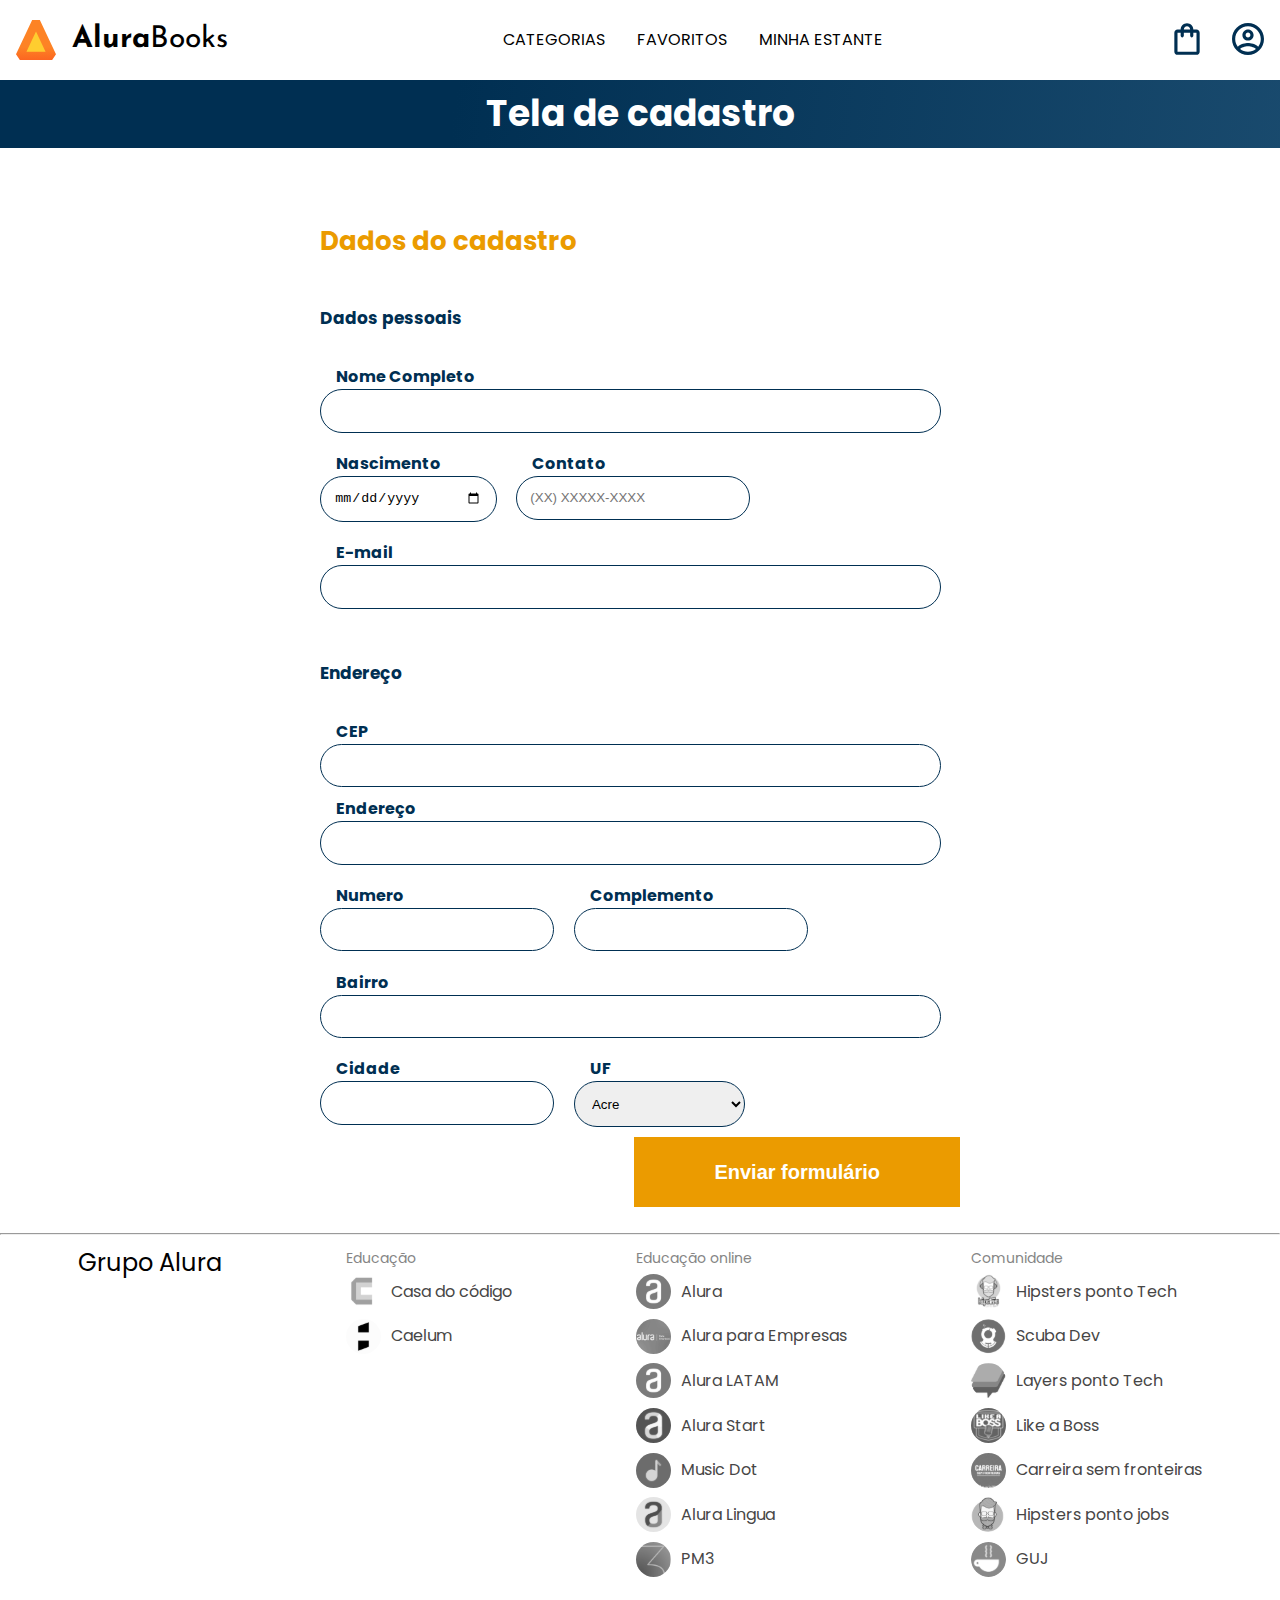
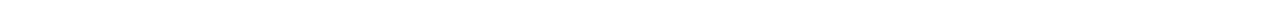
<file: consumindo-e-tratando-api/index.html>
<!DOCTYPE html>
<html lang="en">

<head>
    <meta charset="UTF-8">
    <meta http-equiv="X-UA-Compatible" content="IE=edge">
    <meta name="viewport" content="width=device-width, initial-scale=1.0">
    <link rel="stylesheet" href="./styles/reset.css">
    <link rel="preconnect" href="https://fonts.googleapis.com">
    <link rel="preconnect" href="https://fonts.gstatic.com" crossorigin>
    <link href="https://fonts.googleapis.com/css2?family=Poppins:wght@300;400;500;700&display=swap" rel="stylesheet">
    <link rel="stylesheet" href="https://unpkg.com/swiper@8/swiper-bundle.min.css" />
    <link href="https://fonts.googleapis.com/css2?family=Josefin+Sans:wght@400;700&display=swap" rel="stylesheet">
    <link rel="stylesheet" href="./styles/styles.css">
    <title>Formulário de cadastro</title>
</head>

<body>

    <header class="cabeçalho">
        <div class="container">
            <input type="checkbox" id="menu" class="container__botao">
            <label for="menu" class="container__rotulo">
                <span class="cabeçalho__menu-hamburguer container__imagem"></span>
            </label>
            <ul class="lista-menu">
                <li class="lista-menu__titulo">Categorias</li>
                <li class="lista-menu__item">
                    <a href="#" class="lista-menu__link">Programação</a>
                </li>
                <li class="lista-menu__item">
                    <a href="#" class="lista-menu__link">Front-end</a>
                </li>
                <li class="lista-menu__item">
                    <a href="#" class="lista-menu__link">Infraestrutura</a>
                </li>
                <li class="lista-menu__item">
                    <a href="#" class="lista-menu__link">Business</a>
                </li>
                <li class="lista-menu__item">
                    <a href="#" class="lista-menu__link">Design & UX</a>
                </li>
            </ul>
            <img src="img/Logo.svg" alt="Logo da Alurabooks" class="container__imagem">
            <h1 class="container__titulo"><b class="container__titulo--negrito">Alura</b>Books</h1>
        </div>

        <ul class="opções">
            <input type="checkbox" id="opções-menu" class="opções__botão">
            <li class="opções__item"><a href="#" class="opções__link">Categorias</a></li>
            <li class="opções__item"><a href="#" class="opções__link">Favoritos</a></li>
            <li class="opções__item"><a href="#" class="opções__link">Minha estante</a></li>
        </ul>

        <div class="container">
            <a href="#"><img src="img/Favoritos.svg" alt="Meus favoritos"
                    class="container__imagem container__imagem-transparente"></a>
            <a href="#" class="container__link">
                <img src="img/Compras.svg" alt="Carrinhos de compras" class="container__imagem">
                <p class="container__texto">Minha sacola</p>
            </a>
            <a href="#" class="container__link">
                <img src="img/Usuario.svg" alt="Meu perfil" class="container__imagem">
                <p class="container__texto">Meu perfil</p>
            </a>
        </div>
    </header>

    <section class="banner">
        <h2 class="banner__titulo">Tela de cadastro</h2>
    </section>

    <main class="principal">
        <h2 class="principal__titulo">Dados do cadastro</h2>

        <form class="principal__formulario" id="formulario" target="_blank"
            onsubmit="location.replace('./cadastro-finalizado.html')">
            <h3 class="principal__subtitulo">Dados pessoais</h3>
            <div class="formulario__campo">
                <label class="campo__etiqueta" for="nome">Nome Completo</label>
                <input name="nome" id="nome" class="campo__escrita" required />
            </div>
            <div class="formulario__dupla">
                <div class="formulario__campo">
                    <label class="campo__etiqueta" for="nascimento">Nascimento</label>
                    <input name="nascimento" id="nascimento" type="date" class="campo__escrita" required />
                </div>
                <div class="formulario__campo">
                    <label class="campo__etiqueta" for="telefone">Contato</label>
                    <input name="telefone" id="telefone" type="tel" placeholder="(XX) XXXXX-XXXX" class="campo__escrita"
                        required />
                </div>
            </div>
            <div class="formulario__campo">
                <label class="campo__etiqueta" for="email">E-mail</label>
                <input name="email" id="email" type="email" class="campo__escrita" required />
            </div>

            <h3 class="principal__subtitulo">Endereço</h3>

            <div class="formulario__campo">
                <label class="campo__etiqueta" for="cep">CEP</label>
                <input name="cep" id="cep" class="campo__escrita" required />
                <div id="erro"></div>
            </div>

            <div class="formulario__campo">
                <label class="campo__etiqueta" for="endereco">Endereço</label>
                <input name="endereco" id="endereco" class="campo__escrita" required />
            </div>
            <div class="formulario__dupla">
                <div class="formulario__campo">
                    <label class="campo__etiqueta" for="numero">Numero</label>
                    <input name="numero" id="numero" class="campo__escrita" required />
                </div>
                <div class="formulario__campo">
                    <label class="campo__etiqueta" for="complemento">Complemento</label>
                    <input name="complemento" id="complemento" class="campo__escrita" />
                </div>
            </div>
            <div class="formulario__campo">
                <label class="campo__etiqueta" for="bairro">Bairro</label>
                <input name="bairro" id="bairro" class="campo__escrita" required />
            </div>
            <div class="formulario__dupla">
                <div class="formulario__campo">
                    <label class="campo__etiqueta" for="cidade">Cidade</label>
                    <input name="cidade" id="cidade" class="campo__escrita" required />
                </div>

                <div class="formulario__campo">
                    <label class="campo__etiqueta" for="estado">UF</label>
                    <select id="estado" name="estado" class="campo__escrita">
                        <option value="AC">Acre</option>
                        <option value="AL">Alagoas</option>
                        <option value="AP">Amapá</option>
                        <option value="AM">Amazonas</option>
                        <option value="BA">Bahia</option>
                        <option value="CE">Ceará</option>
                        <option value="DF">Distrito Federal</option>
                        <option value="ES">Espírito Santo</option>
                        <option value="GO">Goiás</option>
                        <option value="MA">Maranhão</option>
                        <option value="MT">Mato Grosso</option>
                        <option value="MS">Mato Grosso do Sul</option>
                        <option value="MG">Minas Gerais</option>
                        <option value="PA">Pará</option>
                        <option value="PB">Paraíba</option>
                        <option value="PR">Paraná</option>
                        <option value="PE">Pernambuco</option>
                        <option value="PI">Piauí</option>
                        <option value="RJ">Rio de Janeiro</option>
                        <option value="RN">Rio Grande do Norte</option>
                        <option value="RS">Rio Grande do Sul</option>
                        <option value="RO">Rondônia</option>
                        <option value="RR">Roraima</option>
                        <option value="SC">Santa Catarina</option>
                        <option value="SP">São Paulo</option>
                        <option value="SE">Sergipe</option>
                        <option value="TO">Tocantins</option>
                        <option value="EX">Estrangeiro</option>
                    </select>
                </div>

            </div>


            <input type="submit" value="Enviar formulário" class="formulario__botao" id="enviar">
        </form>
    </main>

    <hr>
    <footer class="rodapé">
        <h2 class="rodapé__titulo">Grupo Alura</h2>
        <ul class="lista-rodapé">
            <li class="lista-rodapé__titulo">Educação</li>
            <li class="lista-rodapé__item">
                <img src="img/CasaDoCodigo.svg" alt="Logo da casa do código">
                <a href="https://www.casadocodigo.com.br/" class="lista-rodapé__link">Casa do código</a>
            </li>
            <li class="lista-rodapé__item">
                <img src="img/Caelum.svg" alt="Logo da caelum">
                <a href="https://caelum.com.br/" class="lista-rodapé__link">Caelum</a>
            </li>
        </ul>

        <ul class="lista-rodapé">
            <li class="lista-rodapé__titulo">Educação online</li>
            <li class="lista-rodapé__item">
                <img src="img/Alura.svg" alt="Logo da Alura">
                <a href="https://www.alura.com.br/" class="lista-rodapé__link">Alura</a>
            </li>
            <li class="lista-rodapé__item">
                <img src="img/AluraEmpresas.svg" alt="Logo da Alura para Empresas">
                <a href="https://www.alura.com.br/empresas" class="lista-rodapé__link">Alura para Empresas</a>
            </li>
            <li class="lista-rodapé__item">
                <img src="img/AluraLATAM.svg" alt="Logo da Alura Latam">
                <a href="https://www.aluracursos.com/" class="lista-rodapé__link">Alura LATAM</a>
            </li>
            <li class="lista-rodapé__item">
                <img src="img/AluraStart.svg" alt="Logo da Alura START">
                <a href="https://www.alurastart.com.br/" class="lista-rodapé__link">Alura Start</a>
            </li>
            <li class="lista-rodapé__item">
                <img src="img/MusicDot.svg" alt="Logo da Music Dot">
                <a href="https://www.musicdot.com.br/" class="lista-rodapé__link">Music Dot</a>
            </li>
            <li class="lista-rodapé__item">
                <img src="img/AluraLingua.svg" alt="Logo da Alura Lingua">
                <a href="https://www.aluralingua.com.br/" class="lista-rodapé__link">Alura Lingua</a>
            </li>
            <li class="lista-rodapé__item">
                <img src="img/PM3.svg" alt="Logo da PM3">
                <a href="https://www.cursospm3.com.br/" class="lista-rodapé__link">PM3</a>
            </li>
        </ul>

        <ul class="lista-rodapé">
            <li class="lista-rodapé__titulo">Comunidade</li>
            <li class="lista-rodapé__item">
                <img src="img/HipstersTech.svg" alt="Logo do Hipsters ponto Tech">
                <a href="https://hipsters.tech/" class="lista-rodapé__link">Hipsters ponto Tech</a>
            </li>
            <li class="lista-rodapé__item">
                <img src="img/ScubaDev.svg" alt="Logo do Scuba Dev">
                <a href="https://scuba.dev.br/" class="lista-rodapé__link">Scuba Dev</a>
            </li>
            <li class="lista-rodapé__item">
                <img src="img/LayersTech.svg" alt="Logo do Layers ponto Tech">
                <a href="https://layerspontotech.com.br/" class="lista-rodapé__link">Layers ponto Tech</a>
            </li>
            <li class="lista-rodapé__item">
                <img src="img/LikeABoss.svg" alt="Logo do Like a Boss">
                <a href="https://likeaboss.com.br/" class="lista-rodapé__link">Like a Boss</a>
            </li>
            <li class="lista-rodapé__item">
                <img src="img/CarreiraSemFronteira.svg" alt="Logo do Carreira sem fronteiras">
                <a href="https://www.carreirasemfronteiras.com.br/" class="lista-rodapé__link">Carreira sem
                    fronteiras</a>
            </li>
            <li class="lista-rodapé__item">
                <img src="img/HipstersJobs.svg" alt="Logo do Hipsters ponto jobs">
                <a href="https://hipsters.jobs/" class="lista-rodapé__link">Hipsters ponto jobs</a>
            </li>
            <li class="lista-rodapé__item">
                <img src="img/GUJ.svg" alt="Logo do GUJ">
                <a href="https://www.guj.com.br/" class="lista-rodapé__link">GUJ</a>
            </li>
        </ul>
    </footer>

</body>

<script src="script.js"></script>

</html>
</file>
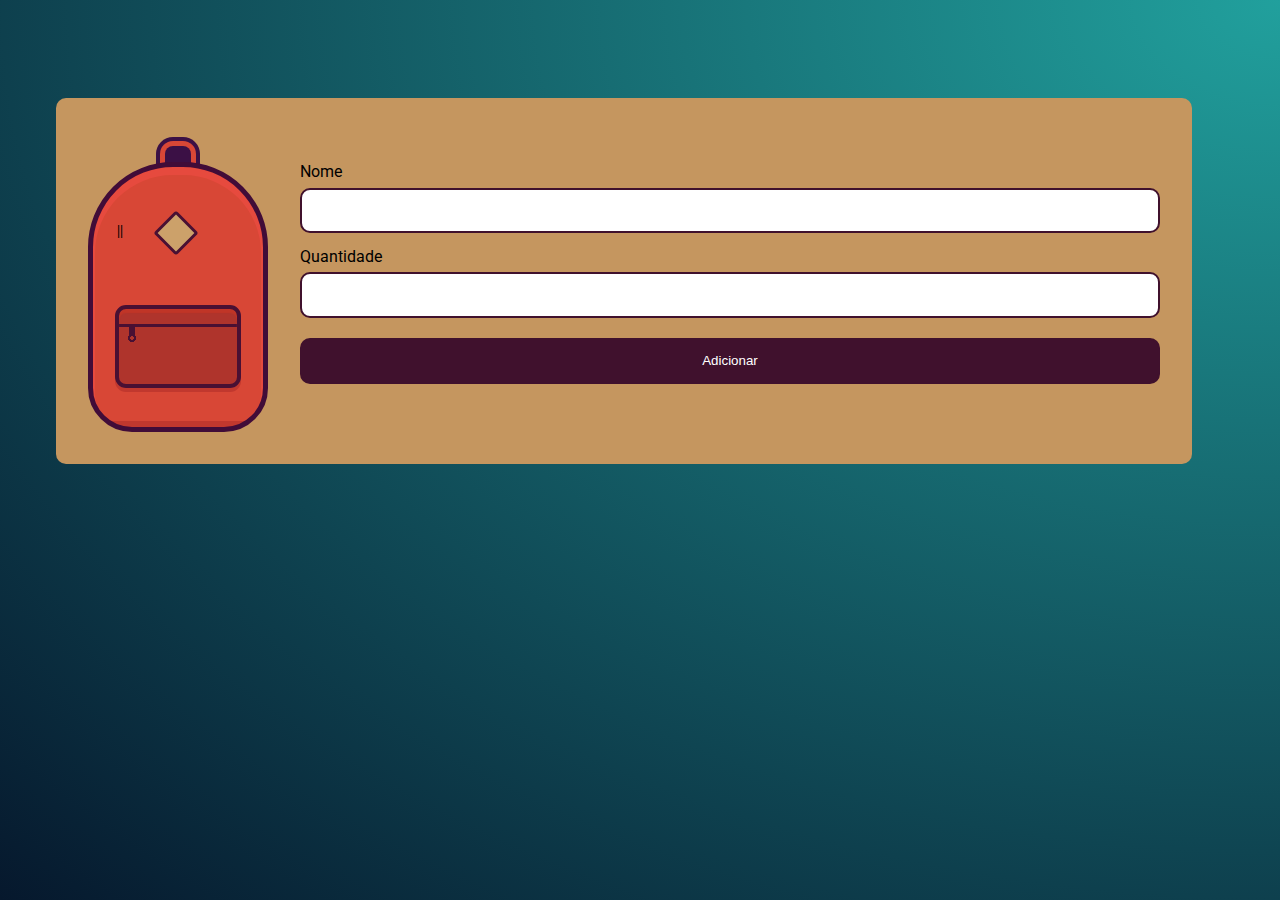
<file: mochila-de-viagem/index.html>
<!DOCTYPE html>
<html lang="pt-br">
<head>
    <meta charset="UTF-8">
    <meta http-equiv="X-UA-Compatible" content="IE=edge">
    <meta name="viewport" content="width=device-width, initial-scale=1.0">
    <title>Mochila de viagem</title>
    <link rel="stylesheet" href="css/style.css">

    <link rel="preconnect" href="https://fonts.googleapis.com">
    <link rel="preconnect" href="https://fonts.gstatic.com" crossorigin>
    <link href="https://fonts.googleapis.com/css2?family=Roboto&display=swap" rel="stylesheet"> 
</head>
<body>
    <main class="conteudo">
        <div class="principal">
            <div class="mochila"></div>
            <form action="" class="adicionar" id="novoItem">
                <label for="item">Nome</label>
                <input type="text" name="nome" id="nome">
                <label for="item">Quantidade</label>
                <input type="number" name="quantidade" id="quantidade">
                <input type="submit" value="Adicionar" class="cadastrar">
            </form>
        </div>
        
        <ul class="lista" id="lista"></ul>
    </main>
    <script src="js/main.js"></script>
</body>
</html>
</file>
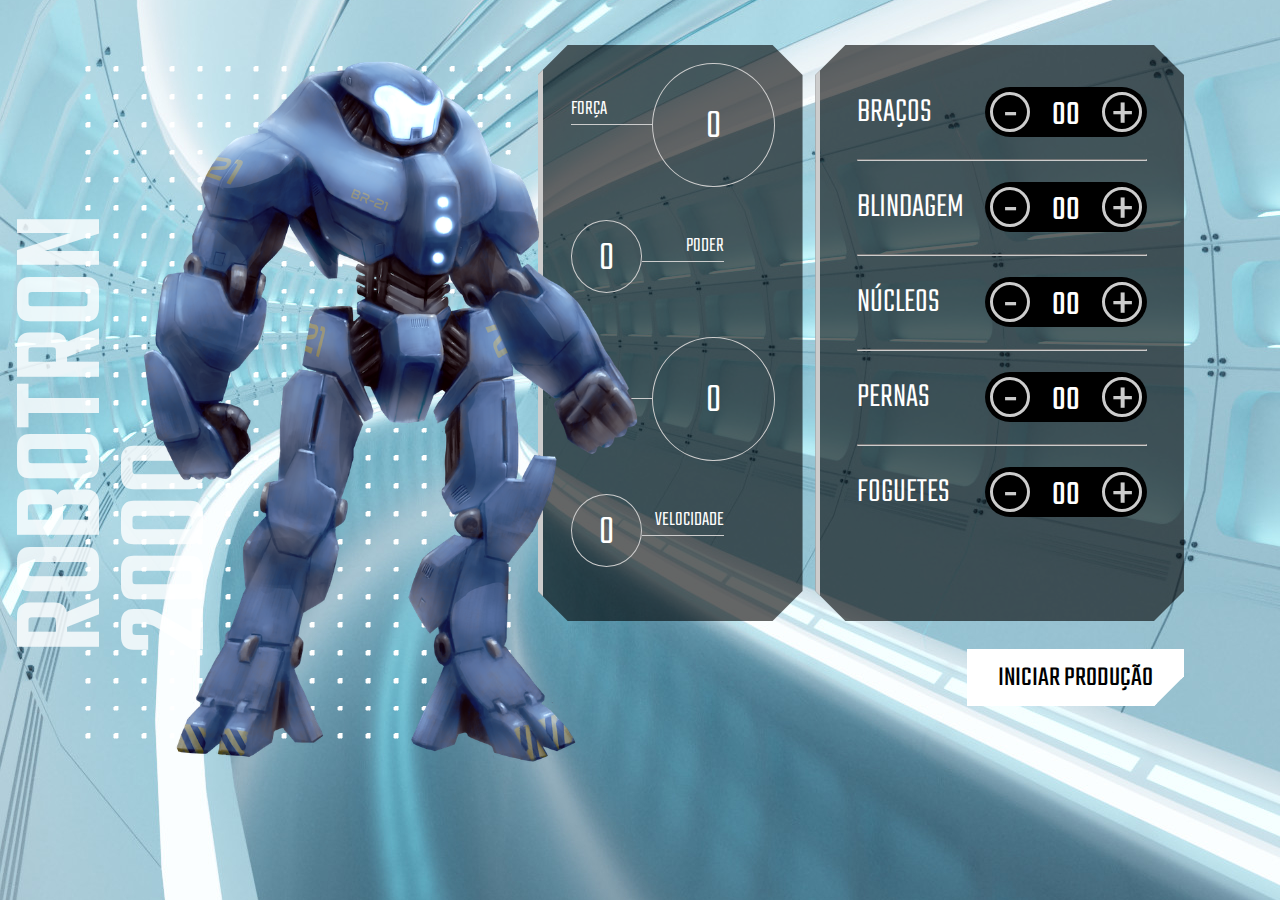
<file: robotron/index.html>
<!DOCTYPE html>
<html lang="en">
<head>
    <meta charset="UTF-8">
    <meta http-equiv="X-UA-Compatible" content="IE=edge">
    <meta name="viewport" content="width=device-width, initial-scale=1.0">
    <link rel="shortcut icon" type="image/jpg" href="img/favicon.ico"/>
    <title>Robotron 2000</title>

    <link rel="stylesheet" href="css/style.css">
    <link rel="preconnect" href="https://fonts.googleapis.com">
    <link rel="preconnect" href="https://fonts.gstatic.com" crossorigin>
    <link href="https://fonts.googleapis.com/css2?family=Teko:wght@300;500&display=swap" rel="stylesheet"> 
</head>
<body>
    <main>
        <section class="robotron">
            <img class="robo" src="img/robotron.png" alt="Robotron" id="robotron">
            <figcaption class="titulo">ROBOTRON <br>2000</figcaption>
        </section>

        <section class="box estatisticas">
            <div class="estatistica">
                <p class="estatistica-titulo">Força</p>
                <div class="estatistica-valor">
                    <p class="estatistica-numero" data-estatistica="forca">0</p>
                </div>
            </div>
            <div class="estatistica">
                <p class="estatistica-titulo">Poder</p>
                <div class="estatistica-valor">
                    <p class="estatistica-numero" data-estatistica="poder">0</p>
                </div>
            </div>
            <div class="estatistica">
                <p class="estatistica-titulo">Energia</p>
                <div class="estatistica-valor">
                    <p class="estatistica-numero" data-estatistica="energia">0</p>
                </div>
            </div>
            <div class="estatistica">
                <p class="estatistica-titulo">Velocidade</p>
                <div class="estatistica-valor">
                    <p class="estatistica-numero" data-estatistica="velocidade">0</p>
                </div>
            </div>
        </section>

        <section class="equipamentos">
            <form action="" class="montador">
                <div class="box montador-conteudo">
                    <div class="peca">
                        <label for="" class="peca-titulo">Braços</label>
                        <div class="controle" id="braco">
                            <buttom class="controle-ajuste" data-controle="-" data-peca="bracos">-</buttom>
                            <input type="text" class="controle-contador" value="00" data-contador>
                            <buttom class="controle-ajuste" data-controle="+" data-peca="bracos">+</buttom>
                        </div>
                    </div>
                    <hr class="linha">
                    <div class="peca">
                        <label for="" class="peca-titulo">Blindagem</label>
                        <div class="controle" id="blindagem">
                            <buttom class="controle-ajuste" data-controle="-" data-peca="blindagem">-</buttom>
                            <input type="text" class="controle-contador" value="00" data-contador>
                            <buttom class="controle-ajuste" data-controle="+" data-peca="blindagem">+</buttom>
                        </div>
                    </div>
                    <hr class="linha">
                    <div class="peca">
                        <label for="" class="peca-titulo">Núcleos</label>
                        <div class="controle" id="nucleo">
                            <buttom class="controle-ajuste" data-controle="-" data-peca="nucleos">-</buttom>
                            <input type="text" class="controle-contador" value="00" data-contador>
                            <buttom class="controle-ajuste" data-controle="+" data-peca="nucleos">+</buttom>
                        </div>
                    </div>
                    <hr class="linha">
                    <div class="peca">
                        <label for="" class="peca-titulo">Pernas</label>
                        <div class="controle" id="perna">
                            <buttom class="controle-ajuste" data-controle="-" data-peca="pernas">-</buttom>
                            <input type="text" class="controle-contador" value="00" data-contador>
                            <buttom class="controle-ajuste" data-controle="+" data-peca="pernas">+</buttom>
                        </div>
                    </div>
                    <hr class="linha">
                    <div class="peca">
                        <label for="" class="peca-titulo">Foguetes</label>
                        <div class="controle" id="foguete">
                            <buttom class="controle-ajuste" data-controle="-" data-peca="foguetes">-</buttom>
                            <input type="text" class="controle-contador" value="00" data-contador>
                            <buttom class="controle-ajuste" data-controle="+" data-peca="foguetes">+</buttom>
                        </div>
                    </div>
                </div>
                <input type="submit" value="Iniciar produção" class="producao" id="producao">
            </form>
        </section>
    </main>

    <script src="js/main.js"></script>
</body>
</html>
</file>
<file: consumindo-e-tratando-api/styles/styles.css>
@import url("header.css");
@import url("banner.css");
@import url("formulario.css");
@import url("rodape.css");
@import url("cadastro.css");

:root {
    --cor-de-fundo: #EBECEE;
    --branco: #FFFFFF;
    --laranja: #EB9B00;
    --azul-degrade: linear-gradient(97.54deg, #002F52 35.49%, #326589 165.37%);
    --fonte-principal: "Poppins";
    --azul: #002F52;
    --fonte-secundario: "Josefin Sans";
    --preto: #000000;
    --cinza: #474646;
    --cinza-claro: #858585;
    --vermelho: #D94937;
}

body {
    background-color: var(--branco);
    font-family: var(--fonte-principal);
    font-size: 16px;
    font-weight: 400;
}
</file>
<file: mochila-de-viagem/css/style.css>
html {
    background: radial-gradient(farthest-corner at right top,#21A09D, #06182D);
    height: 100%;
    font-family: 'Roboto', cursive;
}

.conteudo {
    padding: 10vh 3em 0;
    display: flex;
    align-items: flex-start;
    gap: 2em;
}

.principal {
    flex-grow: 1;
    flex-basis: auto;
    min-width: 600px;
    padding: 4em 2em 2em;
    box-sizing: border-box;
    display: flex;
    background: #C5965F;
    border-radius: 10px;
    gap: 2em;
}
  
.mochila {
    min-width: 170px;
    max-width: 170px;
    height: 180px;
    padding-top: 80px;
    background-color: #d84736;
    box-shadow: inset 0 6px 0 2px #e64a3e, 0 -93px 0 -77px #3b1045, 0 -93px 0 -72px #d84736, 0 -93px 0 -68px #3b1045;
    background-image: linear-gradient(to right, transparent 5px, transparent 20px, transparent 1px, transparent 25px, transparent 5px, transparent 20px, transparent 20px, transparent 86px, #c1382e 45px, #c1382e 230px, transparent 25px, transparent 172px );
    background-position: center 254px;
    background-size: 305px 6px;
    background-repeat: repeat-x; 
    border: 5px solid #410c38;
    border-radius: 85px 85px 44px 44px;
    display: inline-block;
    vertical-align: top;
    flex-basis: auto;
    flex-grow: 1;
}
  
.mochila:before, .mochila:after {
    display: block;
    content: '';
    position: absolute;
  }
  
.mochila:before {
    height: 75px;
    width: 118px;
    background-image: radial-gradient(circle closest-corner at 13px 29px , #af342c, #af342c 2px, transparent 2px, transparent), radial-gradient(circle closest-corner at 13px 29px , #491033, #491033 4px, transparent 4px, transparent), linear-gradient(to bottom, transparent 10px, transparent 15px, #491033 5px, #491033 18px, transparent 18px, transparent 100px), linear-gradient(to right, #af342c 10px, #af342c 10px, transparent 10px, transparent 16px, #af342c 9px, #af342c 50px), linear-gradient(to bottom, #af342c 8px, #af342c 16px, #491033 8px, #491033 30px, #af342c 20px, #af342c 72px, #af342c 10px, #af342c 57px, #af342c 5%);
    margin-left: 22px;
    margin-top: 58px;
    border: 4px solid #491033;
    border-radius: 11px;
    box-shadow: 0 4px 0 0 #c1382e, inset 0px 4px 1px 0 #c03527;
    content: '||';
    color: transparent;
    font-family: Comic Sans MS;
    font-weight: bold;
    z-index: 1;
    text-shadow: rgb(0, 0, 0) -2px -86px 0px;
    font-size: 14px;
}
  
.mochila:after {
    margin-left: 67px;
    margin-top: -30px;
    background: #cca16a;
    width:26px;
    height:26px;
    border: 3px solid #491033;
    border-radius: 3px;
    transform: rotate(45deg);
}

.adicionar {
    width: 100%;
}

.adicionar input {
    width: 100%;
    box-sizing: border-box;
    margin: 0.5em 0 1em;
    padding: 1em 0.5em;
    border-radius: 10px;
    border: 2px solid #40112D;
}

.adicionar label {
    display: block;
}

.cadastrar {
    background-color: #40112D;
    color: #FFFFFF;
    cursor: pointer;
}

.lista {
    margin: 0;
    padding: 0;
}

.item {
    list-style: none;
    padding: 0.6em 2em;
    background: #FFFFFF;
    border-radius: 10px;
    margin: 0 0 1em;
    width: 100%;
    box-sizing: border-box;
    display: inline-flex;
    align-items: center;
    gap: 1em;
    font-size: 20px;
}

.item strong {
    border-radius: 50%;
    display: flex;
    align-items: center;
    justify-content: center;
    width: 40px;
    height: 40px;
    Background: #C5965F;
    font-weight: 400;
}
</file>
<file: robotron/css/style.css>
:root {
    --main-cinza: #CCCCCC;
    --main-branco: #FFFFFF;
    --main-preto: #000000;
}

* {
    box-sizing: border-box;
}

body {
    background: url(../img/fundo.jpg);
    background-position: center center;
    background-size: cover cover;
    padding: 0;
    margin: 0;
    font-weight: 300;
}

body, input {
    font-family: 'Teko', sans-serif;
}

main {
    width: 80vw;
    height: 80vh;
    margin: 10vh 8vw 10vh 12vw;
    display: flex;
    gap: 1vw;
}

.robotron {
    background: url(../img/estrutura.png) no-repeat;
    background-position: center center;
    margin: 0;
    flex-basis: 40%;
    position: relative;
}

.robo {
    height: 110%;
    z-index: 1;
    position: absolute;
    left: -20%;
    top: -5%;
}

.titulo {
    transform: rotate(180deg);
    font-weight: 500;
    font-size: 130px;
    position: absolute;
    bottom: 7rem;
    left: -3rem;
    line-height: 0.8;
    writing-mode: vertical-rl;
    text-orientation: mixed;
    color: rgba(255,255,255,0.8)
}

.box {
    background: rgba(0,0,0,0.6);
    clip-path: polygon(calc(100% - 30px) 0, 100% 30px, 100% calc(100% - 30px), calc(100% - 30px) 100%, 30px 100%, 0 calc(100% - 30px), 0 30px, 30px 0);
    border-left: 5px solid var(--main-cinza);
    height: 80%;
}

/****************************** Equipamentos *****/

.equipamentos {
    flex-basis: 32%;
}

.montador {
    height: 100%;;
}

.montador-conteudo {
    padding: 2em 10%;
}

.peca {
    padding: 1em 0;
}

.peca-titulo {
    color: var(--main-branco);
    text-transform: uppercase;
    font-size: 2.5em;
}

.controle {
    background: var(--main-preto);
    border-radius: 25px;
    float: right;
    display: inline-flex;
    padding: 5px;
    align-items: center;
    align-self: flex-end;
}

.controle-contador {
    width: 40px;
    height: 35px;
    background: none;
    border: 0;
    margin: 0 1rem;
    color: var(--main-branco);
    text-align: center;
    font-size: 2.5em;
    display: inline-flex;
    align-items: center;
    padding-top: 8px;
}

.controle-ajuste {
    display: inline-block;
    width: 40px;
    height: 40px;
    line-height: 44px;
    border-radius: 50%;
    color: var(--main-cinza);
    font-size: 4em;
    background: var(--main-preto);
    text-align: center;
    border: 3px solid var(--main-cinza);
    cursor: pointer;
}

.linha {
    border-color: var(--main-cinza);
}

.producao {
    margin-top: 1em;
    font-size: 2em;
    text-transform: uppercase;
    padding: 0.2em 1em;
    float: right;
    border: 3px solid var(--main-branco);
    background: var(--main-branco);
    clip-path: polygon(100% 0, 100% calc(100% - 30px), calc(100% - 30px) 100%, 0 100%, 0 0);
    cursor: pointer;
}

.producao:hover {
    background: var(--main-preto);
    color: var(--main-branco)
}



/****************************** Estatísticas *****/
.estatisticas {
    flex-basis: 23%;
    padding: 2em 2em 0;
}

.estatistica {
    color: var(--main-branco);
    display: flex;
    align-items: flex-start;
    height: 25%;
}

.estatistica-titulo {
    font-size: 1.5em;
    border-bottom: 1px solid var(--main-cinza);
    flex-basis: 40%;
    text-transform: uppercase;
    order: 1
}

.estatistica-valor {
    flex-basis: 60%;
    position: relative;
    margin: 10px 0 0;
    order: 2;
    margin: -10px 0 0;
}

.estatistica-valor::after {
    content: "";
    display: block;
    padding-bottom: 100%;
    border: 1px solid var(--main-cinza);
    border-radius: 50%;
}

.estatistica-numero {
    position: absolute;
    top: 50%;
    transform: translateY(-46%);
    width: 100%;
    line-height: 100%;
    text-align: center;
    font-size: 3em;
    margin: 0;
}

.estatistica:nth-child(2n) .estatistica-titulo {
    order: 2;
    text-align: right;
}

.estatistica:nth-child(2n) .estatistica-valor {
    order: 1;
    flex-basis: 35%;
    margin: 10px 0 0;
}

@media screen and (max-width: 1600px) {
    body { 
        font-size: 14px;
    }
    main {
        width: 90vw;
        height: 80vh;
        margin: 5vh auto;
    }
}

@media screen and (max-width: 1200px) {
    body { 
        font-size: 13px;
    }

    main {
        width: 96vw;
        height: 80vh;
        margin: 10vh auto;
    }
}
</file>
